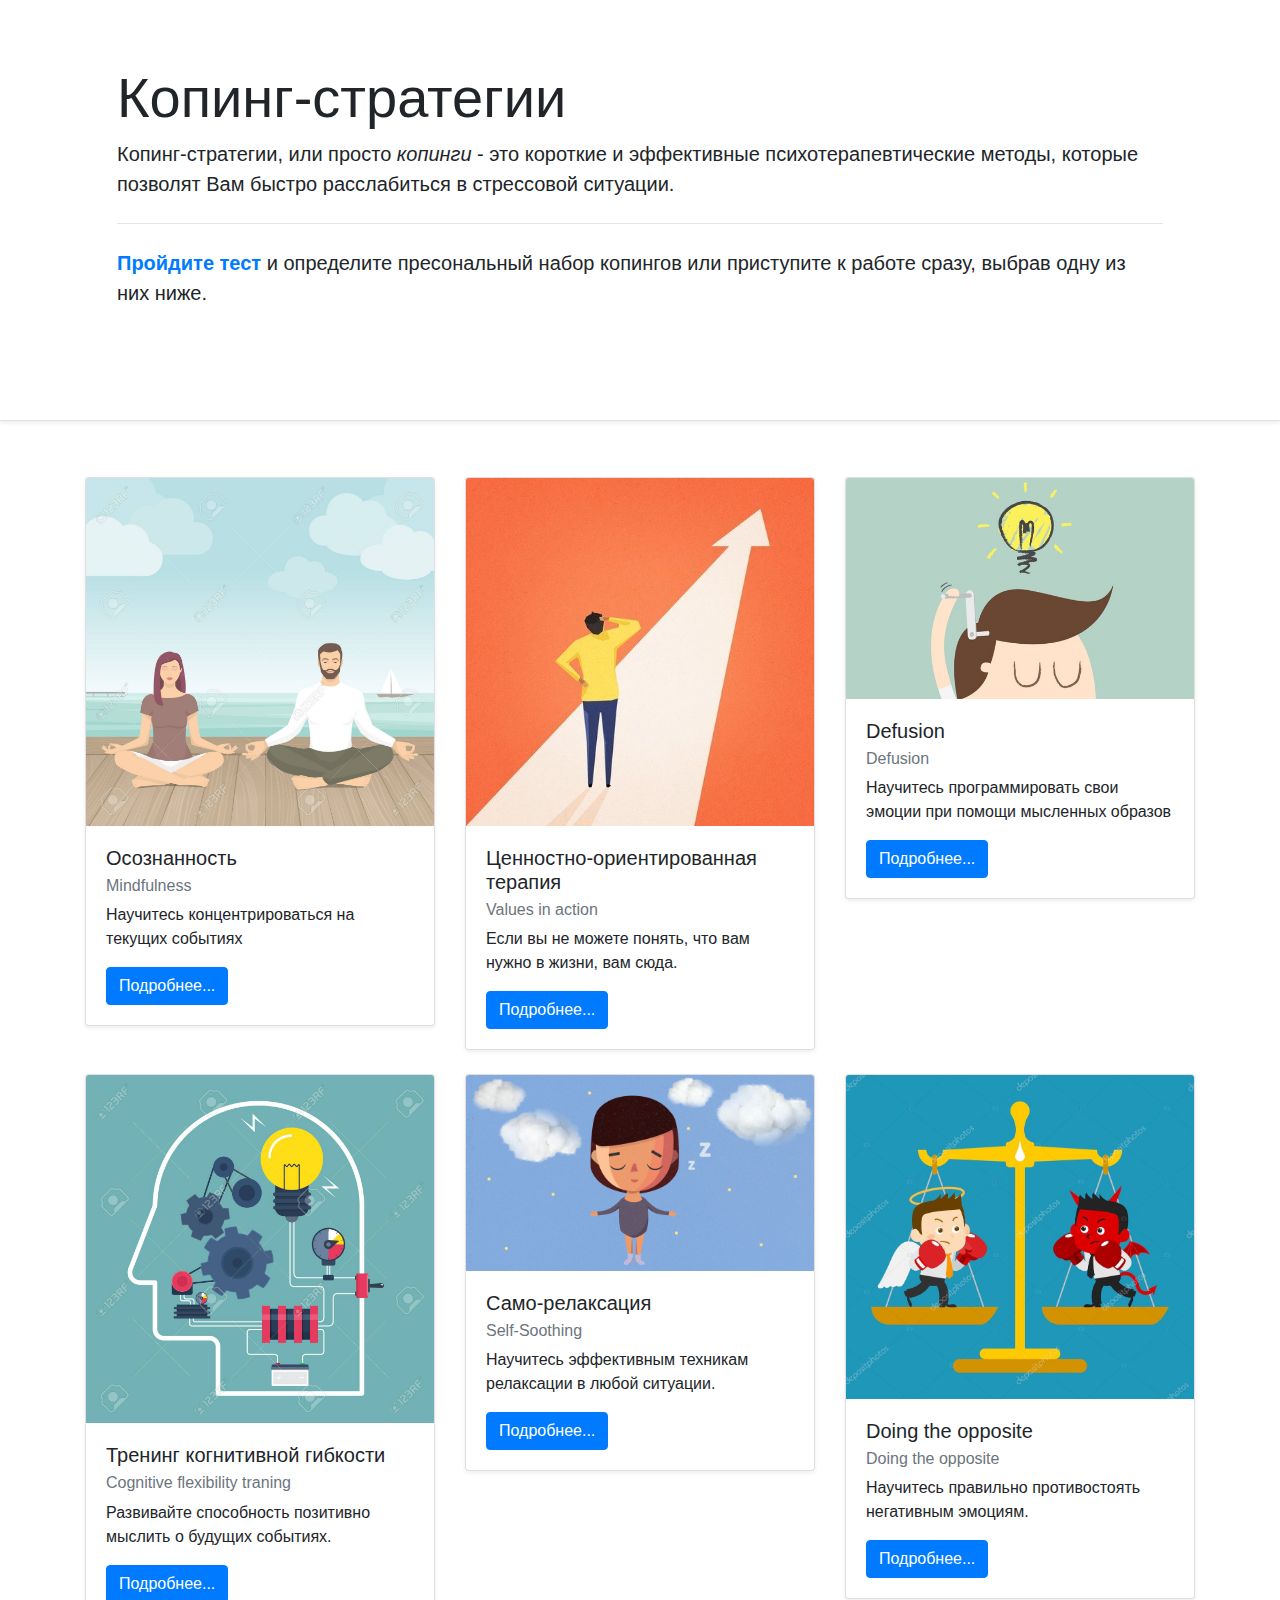
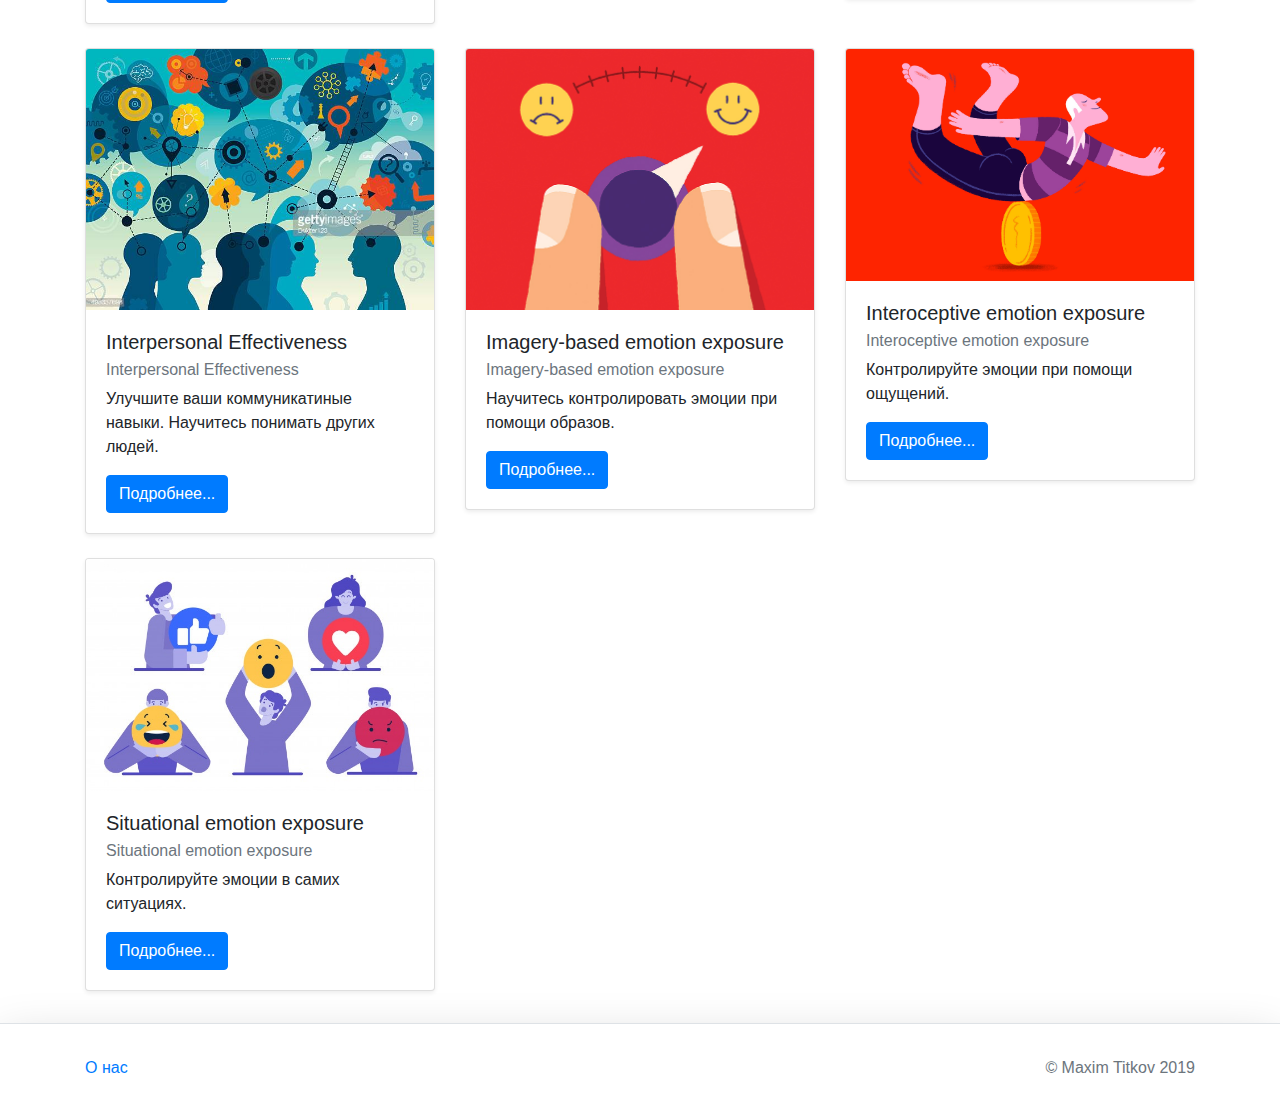
<file: index.html>
<!DOCTYPE html>
<html lang="en">
<head>
	<meta charset="UTF-8">
	<meta name="viewport" content="width=device-width, initial-scale=1, shrink-to-fit=no">
	<title>Coping list</title>
	<link rel="stylesheet" href="css/style.css">
	<link rel="stylesheet" href="https://stackpath.bootstrapcdn.com/bootstrap/4.3.1/css/bootstrap.min.css" integrity="sha384-ggOyR0iXCbMQv3Xipma34MD+dH/1fQ784/j6cY/iJTQUOhcWr7x9JvoRxT2MZw1T" crossorigin="anonymous">
</head>
<body>
	<div class='shadow-sm mb-0 border-bottom'>
		<div class="container ">
			<div class="jumbotron">
				<h1 class="display-4">Копинг-стратегии</h1>
				<p class="lead">Копинг-стратегии, или просто <span class="stress-on">копинги</span> - это короткие и эффективные психотерапевтические методы, которые позволят Вам быстро расслабиться в стрессовой ситуации.</p>
				<hr class="my-4">
				<p class="lead"><a href="tests/test.html" class="alert-link">Пройдите тест</a> и определите пресональный набор копингов или приступите к работе сразу, выбрав одну из них ниже.</p>
			</div>
		</div>
	</div>
	</div>
	<div class="album py-2">
		<div class="container mt-5">
			<div class="row">
				<div class="col col-12  col-md-4">
					<div class="card mb-4 shadow-sm mindfulness-card">
						<img class="card-img-top" src='img/mindfulness.jpg' alt='Mindfulness'>
						<div class="card-body">
							<h5 class="card-title">Осознанность</h5>
							<h6 class="card-subtitle mb-2 text-muted">Mindfulness</h6>
							<p class="card-text">Научитесь концентрироваться на текущих событиях</p>
							<a href="mindfulness/mindfulness.html" class='btn btn-primary'>Подробнее...</a>
						</div>
					</div>				
				</div>

				<div class="col col-12 col-md-4">
						<div class="card mb-4 shadow-sm values-card">
							<img class="card-img-top" src='img/values.jpg' alt='Values in action'>
							<div class="card-body">
								<h5 class="card-title">Ценностно-ориентированная терапия</h5>
								<h6 class="card-subtitle mb-2 text-muted">Values in action</h6>
								<p class="card-text">Если вы не можете понять, что вам нужно в жизни, вам сюда.</p>
								<a href="#" class='btn btn-primary'>Подробнее...</a>
						</div>
					</div>
				</div>

				<div class="col col-12 col-md-4">
						<div class="card mb-4 shadow-sm defusion-card">
							<img class="card-img-top" src='img/defusion1.jpg' alt='Defusion'>
							<div class="card-body">
								<h5 class="card-title">Defusion</h5>
								<h6 class="card-subtitle mb-2 text-muted">Defusion</h6>
								<p class="card-text">Научитесь программировать свои эмоции при помощи мысленных образов</p>
								<a href="#" class='btn btn-primary'>Подробнее...</a>
						</div>
					</div>
				</div>

				<div class="col col-12 col-md-4">
						<div class="card mb-4 shadow-sm flexibility-card">
							<img class="card-img-top" src='img/flexibility.jpg' alt='Flexibility'>
							<div class="card-body">
								<h5 class="card-title">Тренинг когнитивной гибкости</h5>
								<h6 class="card-subtitle mb-2 text-muted">Cognitive flexibility traning</h6>
								<p class="card-text">Развивайте способность позитивно мыслить о будущих событиях.</p>
								<a href="flexibility-trening/flexibility-trening.html" class='btn btn-primary'>Подробнее...</a>
						</div>
					</div>
				</div>

				<div class="col col-12 col-md-4">
						<div class="card mb-4 shadow-sm soothing-card">
							<img class="card-img-top" src='img/self-soothing.jpg' alt='Self soothing'>
							<div class="card-body">
								<h5 class="card-title">Само-релаксация</h5>
								<h6 class="card-subtitle mb-2 text-muted">Self-Soothing</h6>
								<p class="card-text">Научитесь эффективным техникам релаксации в любой ситуации.</p>
								<a href="self_soothing/self_soothing.html" class='btn btn-primary'>Подробнее...</a>
						</div>
					</div>
				</div>

				<div class="col col-12 col-md-4">
						<div class="card mb-4 shadow-sm doing-opposite-card">
							<img class="card-img-top" src='img/doing-opposite.jpg' alt='Doing the opposite'>
							<div class="card-body">
								<h5 class="card-title">Doing the opposite</h5>
								<h6 class="card-subtitle mb-2 text-muted">Doing the opposite</h6>
								<p class="card-text">Научитесь правильно противостоять негативным эмоциям.</p>
								<a href="#" class='btn btn-primary'>Подробнее...</a>
						</div>
					</div>
				</div>

				<div class="col col-12 col-md-4">
						<div class="card mb-4 shadow-sm interpersonal-card">
							<img class="card-img-top" src='img/communication.jpg' alt='Interpersonal effectiveness'>
							<div class="card-body">
								<h5 class="card-title">Interpersonal Effectiveness</h5>
								<h6 class="card-subtitle mb-2 text-muted">Interpersonal Effectiveness</h6>
								<p class="card-text">Улучшите ваши коммуникатиные навыки. Научитесь понимать других людей. </p>
								<a href="#" class='btn btn-primary'>Подробнее...</a>
						</div>
					</div>
				</div>

				<div class="col col-12 col-md-4">
						<div class="card mb-4 shadow-sm imagery-exposure-card">
							<img class="card-img-top" src='img/exposure7.jpg' alt='Imagery-based emotion exposure'>
							<div class="card-body">
								<h5 class="card-title">Imagery-based emotion exposure</h5>
								<h6 class="card-subtitle mb-2 text-muted">Imagery-based emotion exposure</h6>
								<p class="card-text">Научитесь контролировать эмоции при помощи образов.</p>
								<a href="#" class='btn btn-primary'>Подробнее...</a>
						</div>
					</div>
				</div>

				<div class="col col-12 col-md-4">
						<div class="card mb-4 shadow-sm interoceptive-exposure-card">
							<img class="card-img-top" src='img/interoceptive-exposure.jpg' alt='Interoceptive emotion exposure'>
							<div class="card-body">
								<h5 class="card-title">Interoceptive emotion exposure</h5>
								<h6 class="card-subtitle mb-2 text-muted">Interoceptive emotion exposure</h6>
								<p class="card-text">Контролируйте эмоции при помощи ощущений.</p>
								<a href="#" class='btn btn-primary'>Подробнее...</a>
						</div>
					</div>
				</div>

				<div class="col col-12 col-md-4">
						<div class="card mb-4 shadow-sm situational-exposure-card">
							<img class="card-img-top" src='img/imagery-exposure.jpg' alt='Situational emotion exposure'>
							<div class="card-body">
								<h5 class="card-title">Situational emotion exposure</h5>
								<h6 class="card-subtitle mb-2 text-muted">Situational emotion exposure</h6>
								<p class="card-text">Контролируйте эмоции в самих ситуациях.</p>
								<a href="#" class='btn btn-primary'>Подробнее...</a>
						</div>
					</div>
				</div>

			</div>
		</div>
	
	</div>


	
	<footer class="text-muted p-3 shadow-lg border-top">
		<div class="container mt-3 d-flex flex-md-row justify-content-between">
			<p><a href="#">О нас</a></p>
			<p>&copy; Maxim Titkov 2019</p>
		</div>
	</footer>
</body>
<script src="https://stackpath.bootstrapcdn.com/bootstrap/4.3.1/js/bootstrap.min.js" integrity="sha384-JjSmVgyd0p3pXB1rRibZUAYoIIy6OrQ6VrjIEaFf/nJGzIxFDsf4x0xIM+B07jRM" crossorigin="anonymous"></script>
<script src="../js/jquery-3.4.1.min.js"></script>
</html>
</file>
<file: css/style.css>
��. j u m b o t r o n {  
 	 b a c k g r o u n d - c o l o r :   # F F F F F F ! i m p o r t a n t ;  
 }  
  
 . s t r e s s - o n {  
 	 f o n t - s t y l e :   i t a l i c ;  
 }  
  
 . c o p i n g - d e s c r i p t i o n   p ,   b r {  
 	 t e x t - i n d e n t :   3 0 p x ;  
 }  
  
  
 	 / * T E S T * /  
 . t e s t {  
 	 m a r g i n - b o t t o m :   1 2 0 p x ;  
 }  
 . t e s t > p {  
 	 t e x t - a l i g n :   c e n t e r ;  
 	 m a r g i n - b o t t o m :   5 v h ;  
 	 f o n t - s t y l e :   i t a l i c ;  
 }  
  
 . t e s t - h e a d e r {  
 	 m a r g i n - b o t t o m :   2 5 p x ;  
 }  
  
 . b u t t o n s {  
 	 d i s p l a y :   f l e x ;  
 	 j u s t i f y - c o n t e n t :   s p a c e - b e t w e e n ;  
 	 a l i g n - i t e m s :   c e n t e r ;  
 	 m a r g i n :   1 5 p x   7 0 p x ;  
 / * 	 m a r g i n - b o t t o m :   4 v h ;  
 	 m a r g i n - t o p :   1 5 p x ; * /  
 	 w i d t h :   4 0 v w ;  
 }  
 . b u t t o n s   i n p u t [ t y p e = ' r a d i o ' ]   {  
     w i d t h :   1 . 5 e m ;    
     h e i g h t :   1 . 5 e m ; }  
  
 . r a d i o - g r o u p > l a b e l {  
 	 m a r g i n - r i g h t :   1 0 p x ;  
 }  
  
 . t e s t - b t n {  
 	 m a r g i n - b o t t o m :   5 0 p x ;  
 }  
  
 . t e s t - r e s u l t {  
 	 m a x - w i d t h :   4 0 % ;  
 	 m a r g i n :   0   a u t o ;  
 }  
  
 . t e s t - r e s u l t   o l {  
 	 p a d d i n g - l e f t :   2 0 p x ;  
 }  
  
 . t e s t - r e s u l t   l i : n t h - c h i l d ( - n + 3 ) {  
 	 c o l o r :   r e d ;  
 } 
</file>
